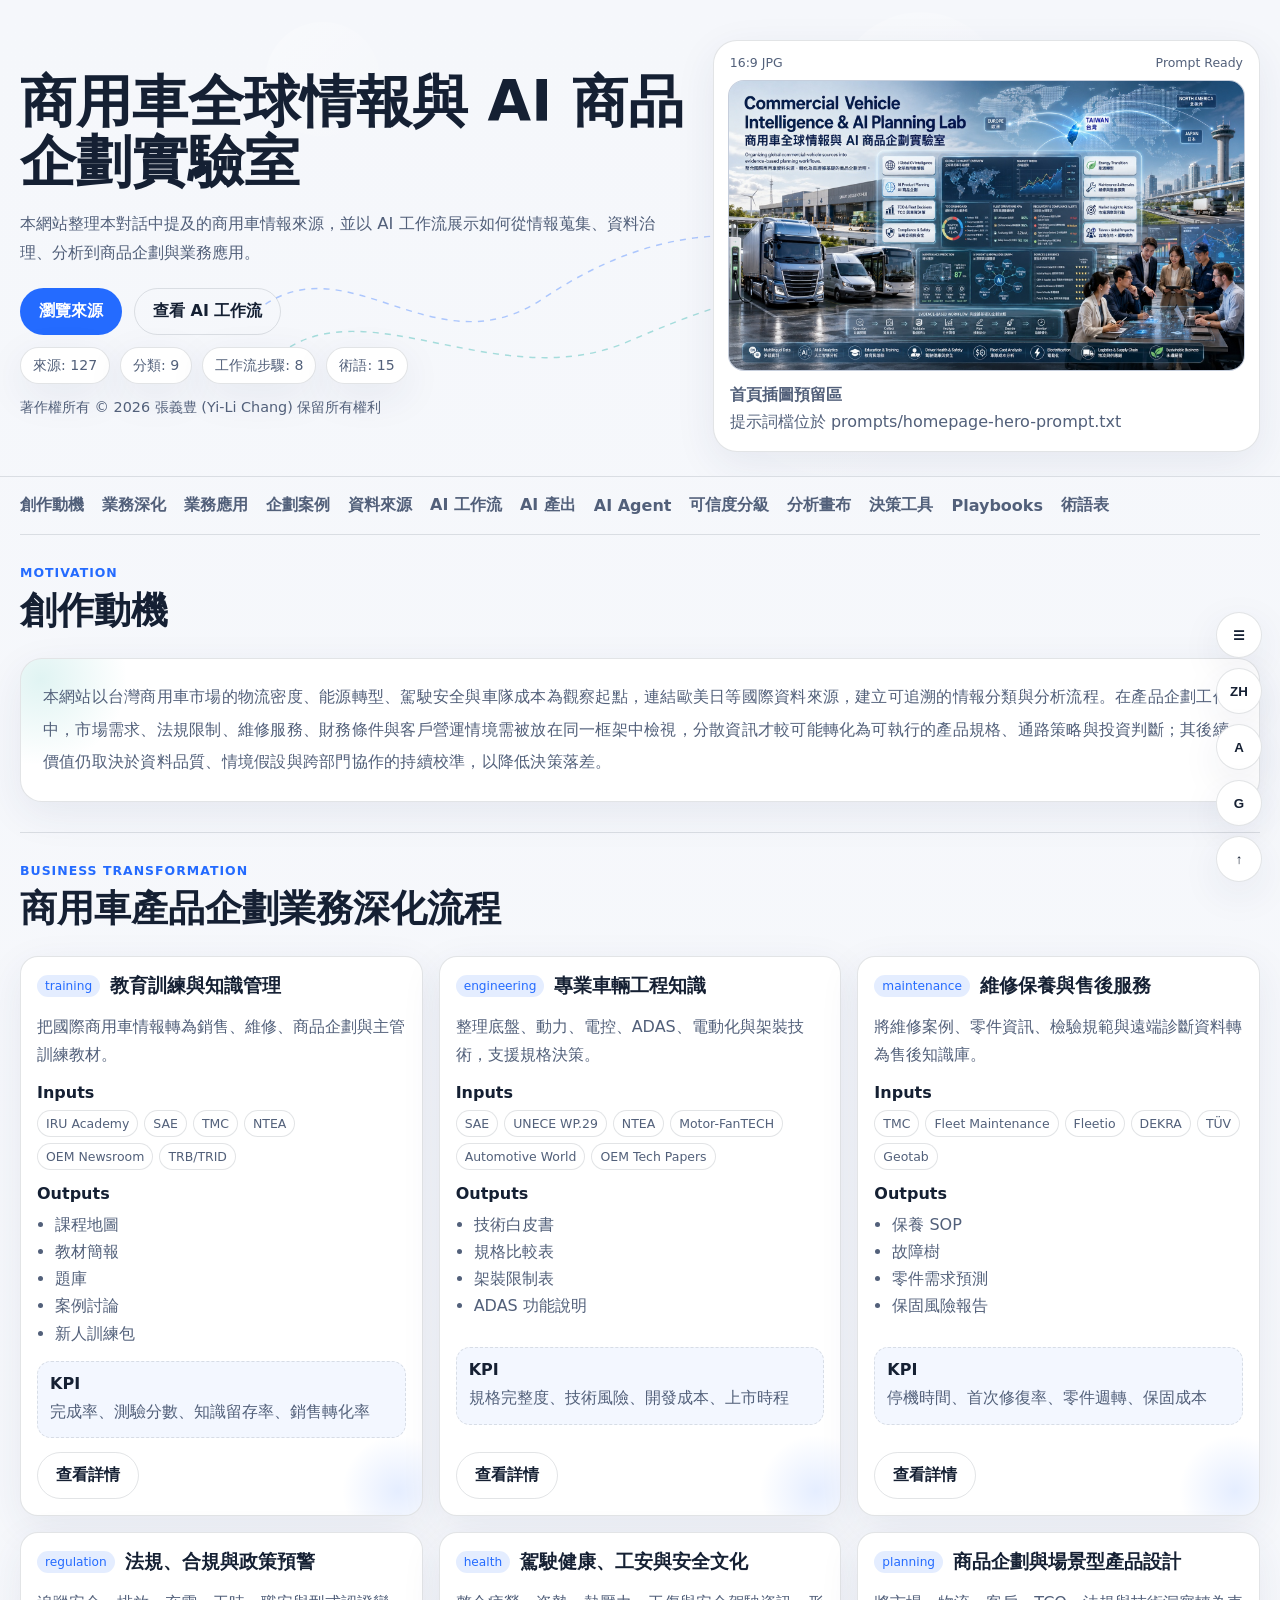
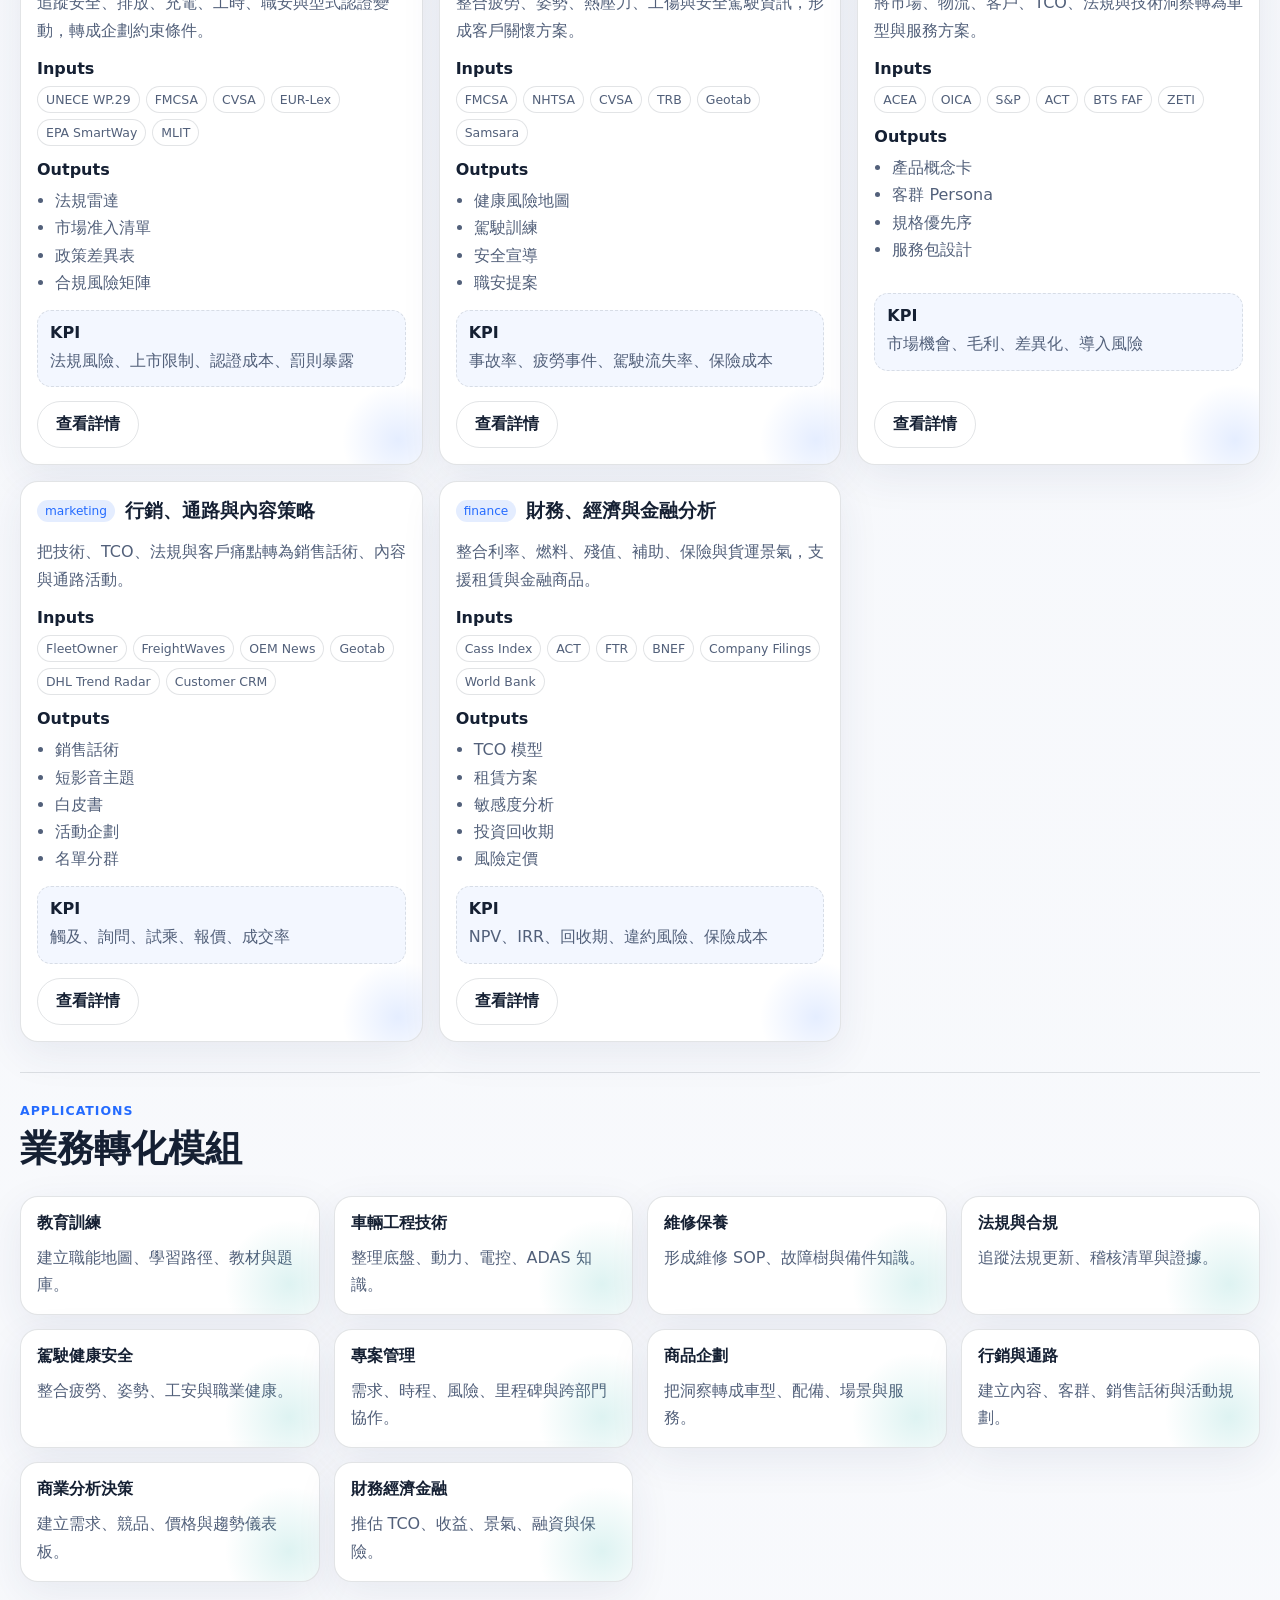
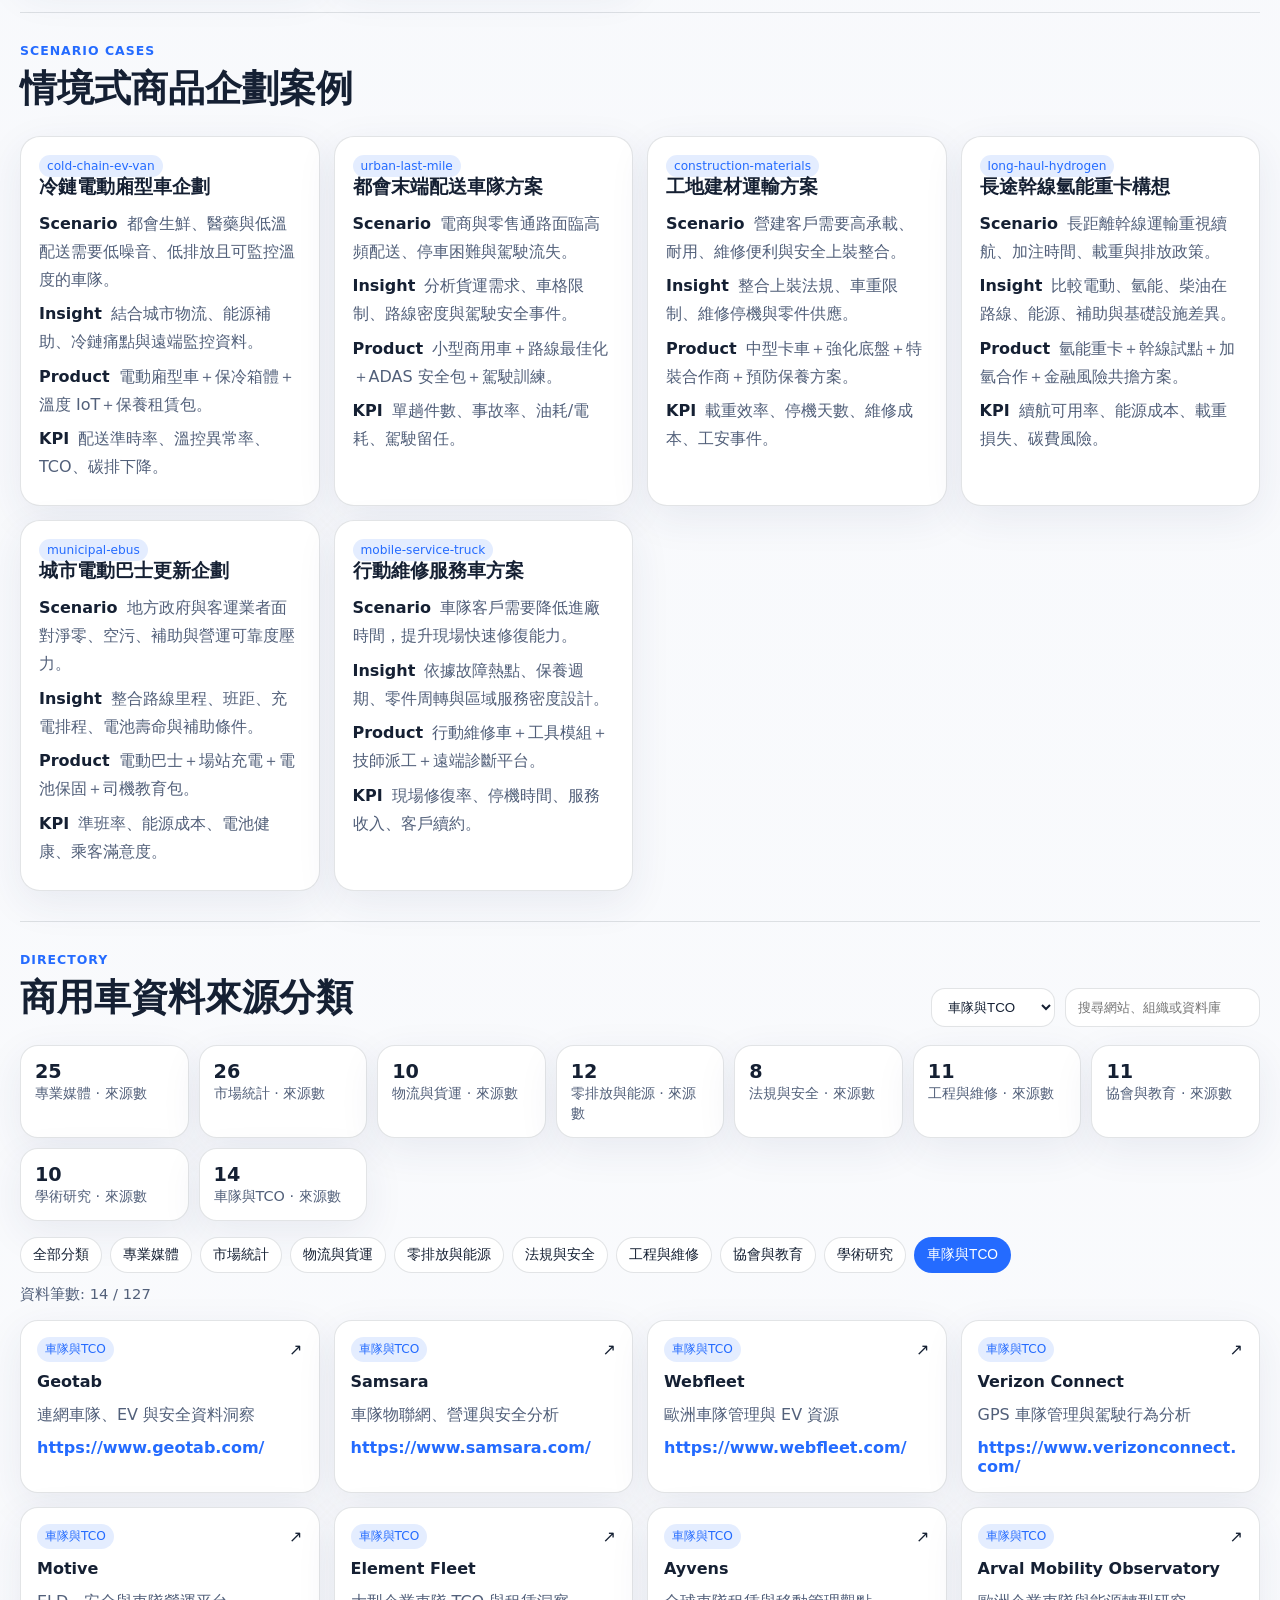
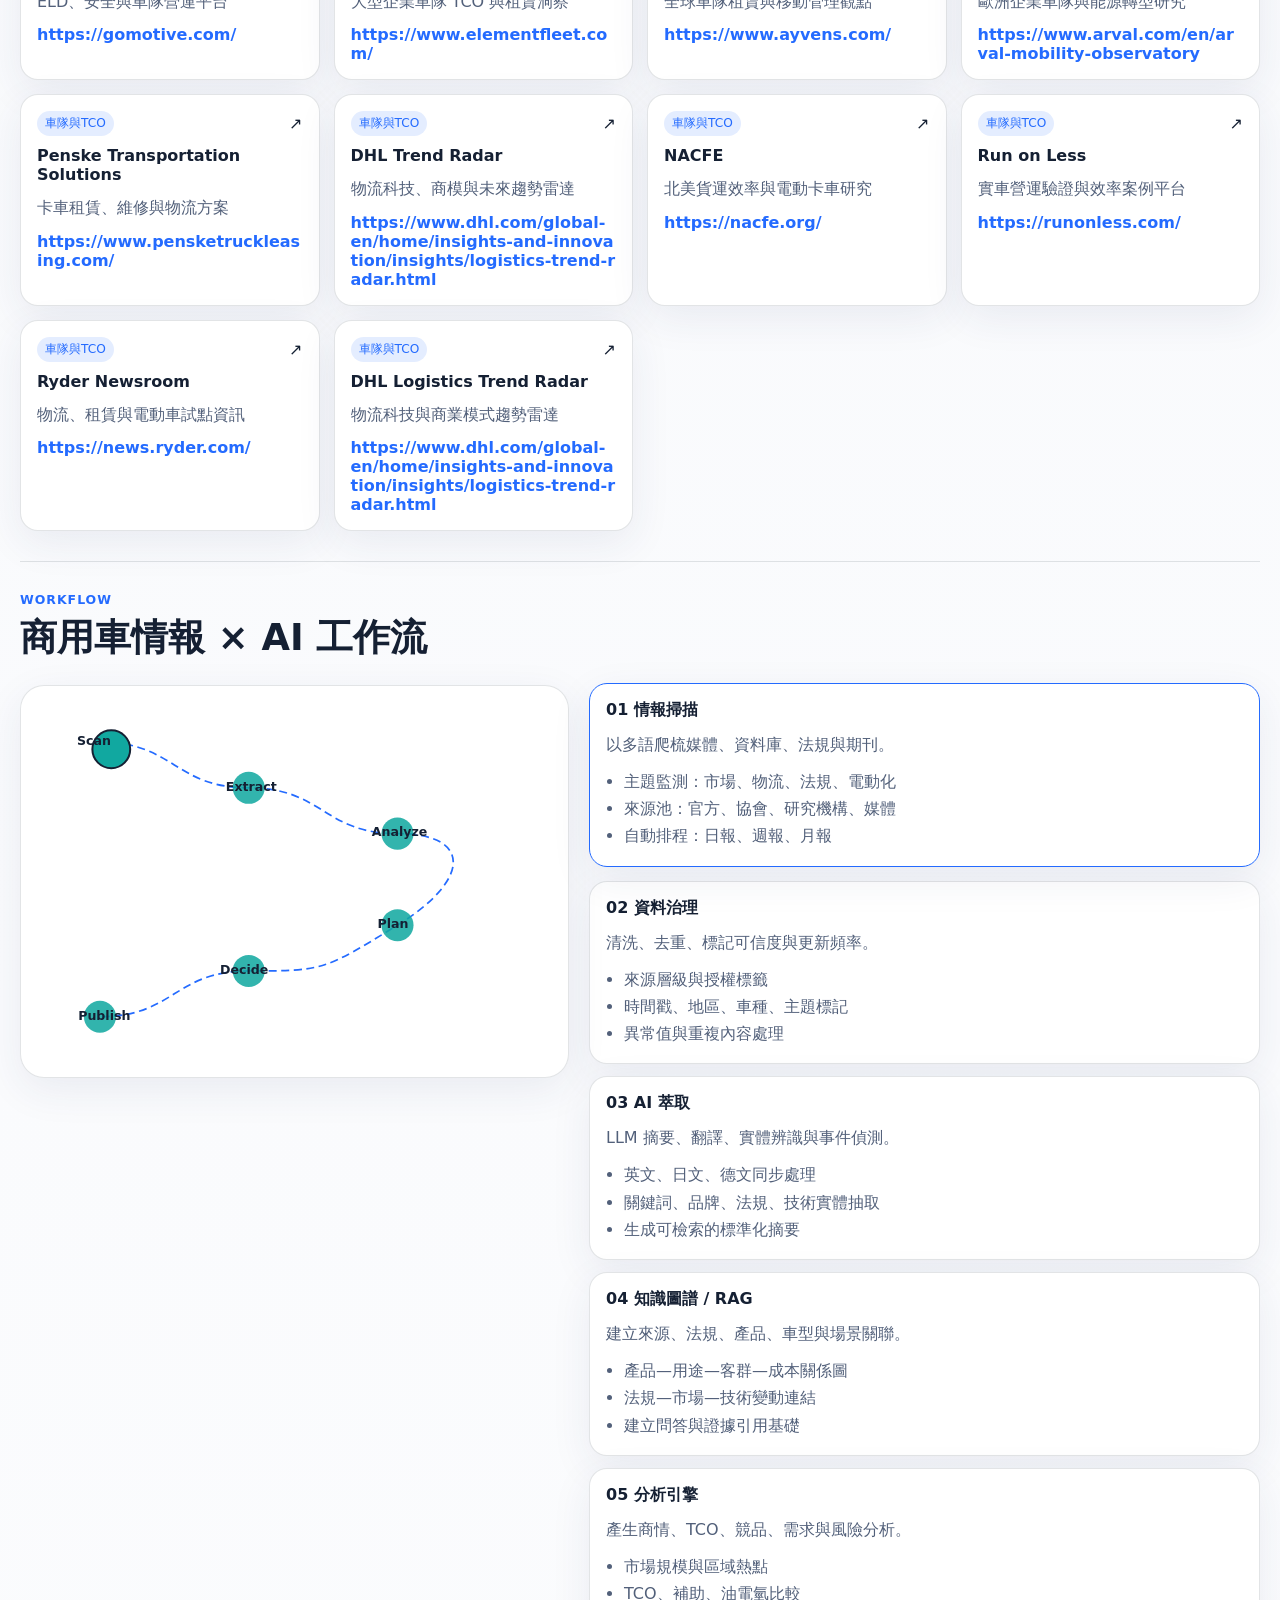
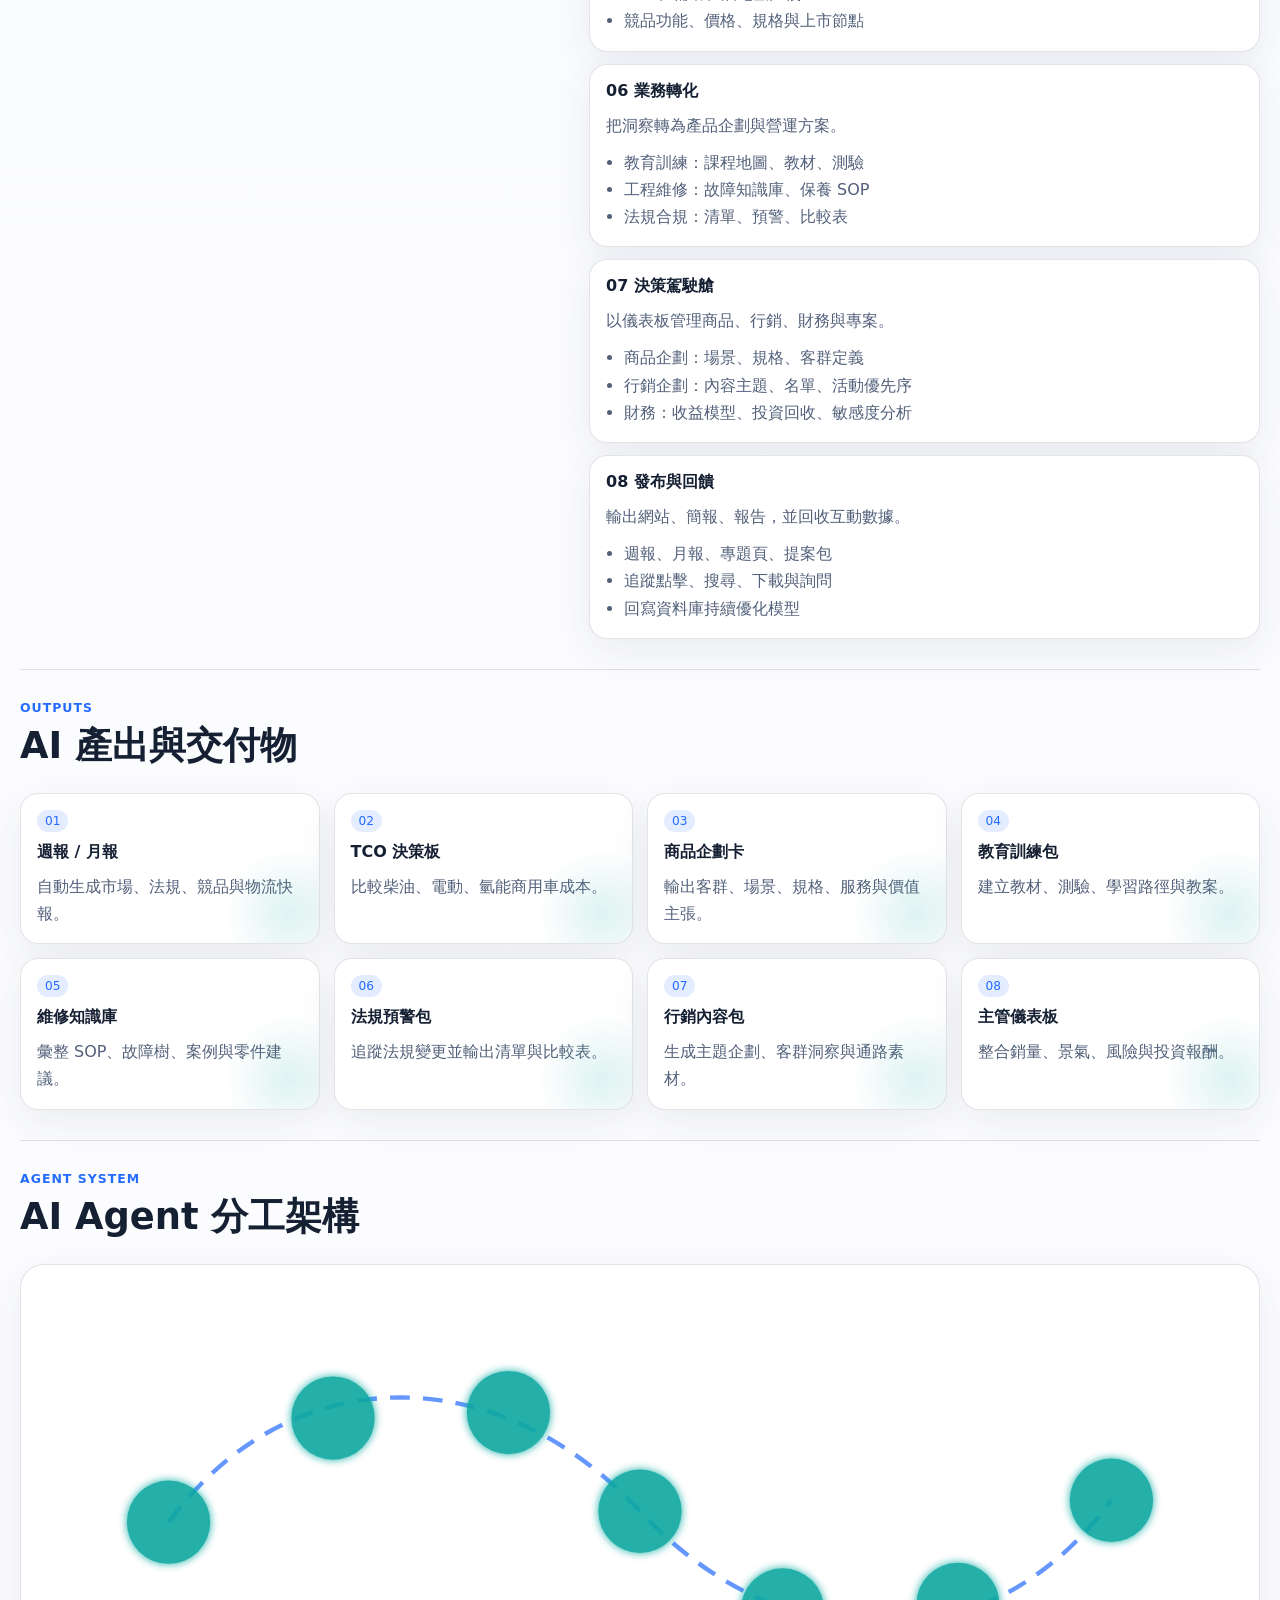
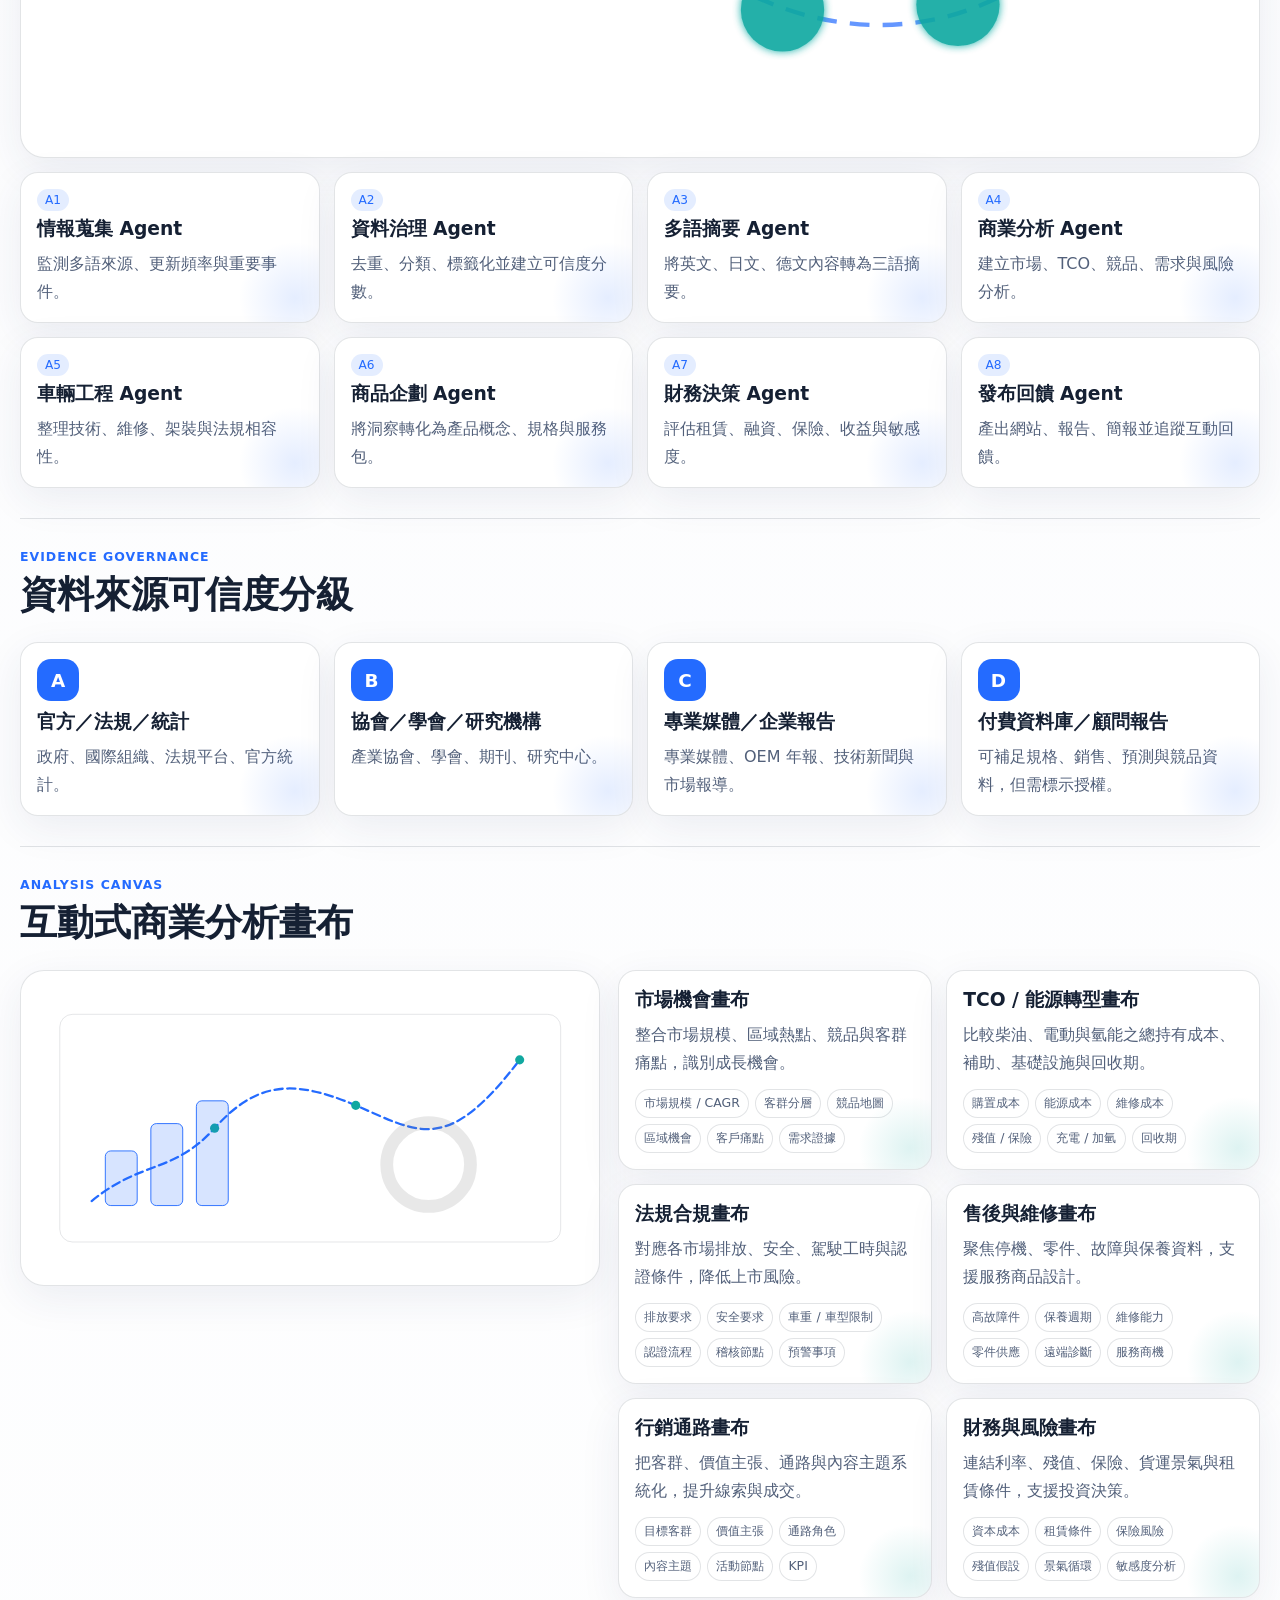
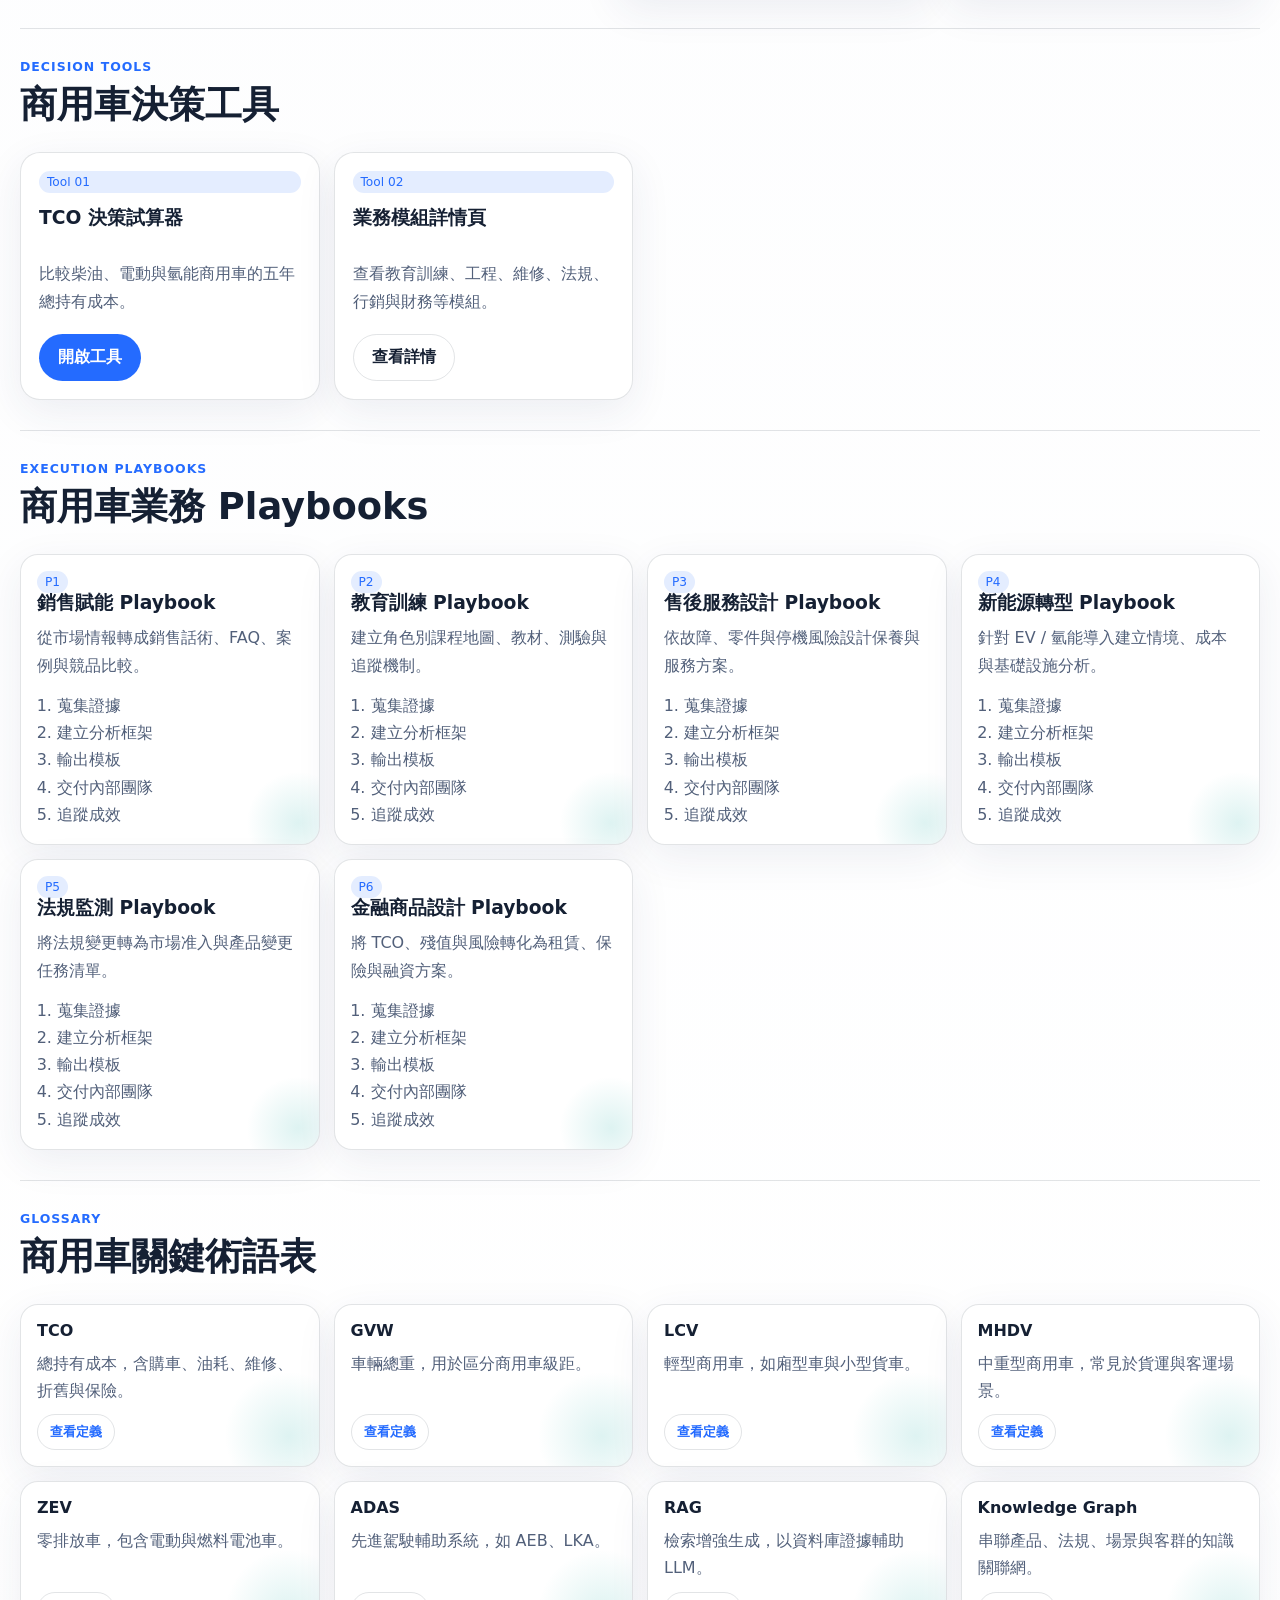
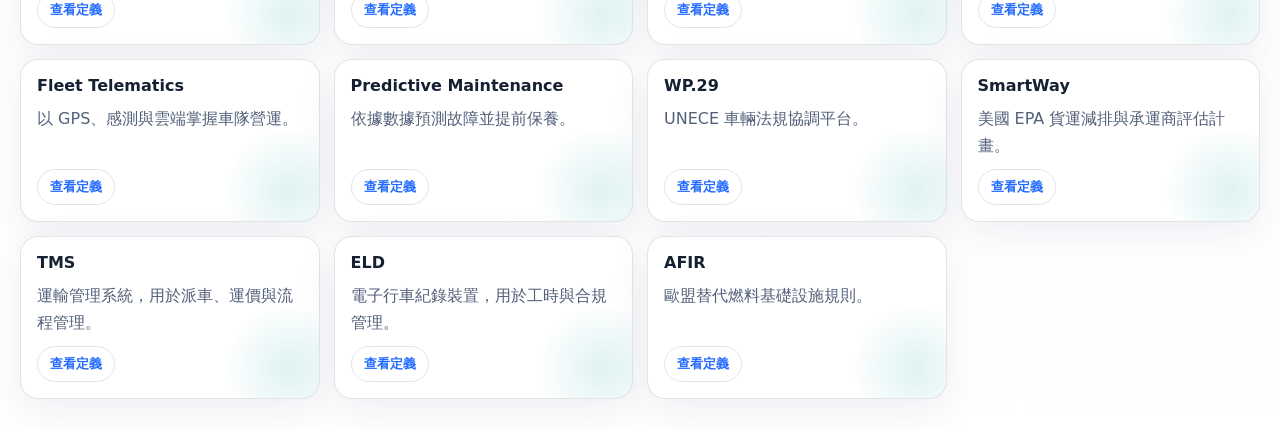
<file: index.html>
<!DOCTYPE html>
<html lang="zh-Hant">
<head>
  <meta charset="UTF-8" />
  <meta name="viewport" content="width=device-width, initial-scale=1.0" />
  <title>Commercial Vehicle Intelligence Lab</title>
  <link rel="stylesheet" href="style.css" />
</head>
<body data-theme="theme-a">
  <header class="hero" id="top">
    <div class="hero-bg">
      <svg viewBox="0 0 1400 780" class="hero-svg" aria-hidden="true">
        <defs>
          <linearGradient id="g1" x1="0" y1="0" x2="1" y2="1">
            <stop offset="0%" stop-color="rgba(255,255,255,0.36)"/>
            <stop offset="100%" stop-color="rgba(255,255,255,0)"/>
          </linearGradient>
        </defs>
        <circle cx="180" cy="130" r="94" class="orb orb1"></circle>
        <circle cx="1160" cy="160" r="140" class="orb orb2"></circle>
        <circle cx="1020" cy="590" r="190" class="orb orb3"></circle>
        <path d="M70,510 C220,390 360,610 540,490 S920,330 1230,500" class="flow-line"></path>
        <path d="M110,580 C250,470 470,650 680,560 S1020,430 1280,560" class="flow-line flow-line-2"></path>
        <g class="mini-grid">
          <rect x="920" y="94" width="220" height="120" rx="18"></rect>
          <line x1="950" y1="180" x2="1110" y2="180"></line>
          <line x1="950" y1="160" x2="1050" y2="160"></line>
          <line x1="950" y1="140" x2="1080" y2="140"></line>
        </g>
      </svg>
    </div>
    <div class="hero-content wrap">
      <div class="hero-copy">
        <h1 data-i18n="siteTitle"></h1>
        <p class="intro" data-i18n="intro"></p>
        <div class="hero-actions">
          <a href="#sources" class="btn primary" data-lang-text="browseSources">瀏覽來源</a>
          <a href="#workflow" class="btn ghost" data-lang-text="viewWorkflow">查看 AI 工作流</a>
        </div>
        <div class="hero-stats" id="heroStats"></div>
        <p class="copyright" data-i18n-copyright></p>
      </div>
      <figure class="hero-image-card">
        <div class="image-meta">
          <span>16:9 JPG</span>
          <span>Prompt Ready</span>
        </div>
        <img src="assets/images/home-hero-placeholder.jpg" alt="Homepage illustration placeholder" />
        <figcaption>
          <strong data-lang-text="heroPlaceholder">首頁插圖預留區</strong>
          <span data-lang-text="heroPromptHint">提示詞檔位於 prompts/homepage-hero-prompt.txt</span>
        </figcaption>
      </figure>
    </div>
  </header>

  <nav class="toc wrap" aria-label="table of contents">
    <a href="#motivation" data-lang-text="navMotivation">創作動機</a>
    <a href="#business" data-lang-text="navBusiness">業務深化</a>
    <a href="#domains" data-lang-text="navDomains">業務應用</a>
    <a href="#cases" data-lang-text="navCases">企劃案例</a>
    <a href="#sources" data-lang-text="navSources">資料來源</a>
    <a href="#workflow" data-lang-text="navWorkflow">AI 工作流</a>
    <a href="#deliverables" data-lang-text="navDeliverables">AI 產出</a>
    <a href="#agents" data-lang-text="navAgents">AI Agent</a>
    <a href="#rubric" data-lang-text="navRubric">可信度分級</a>
    <a href="#canvas" data-lang-text="navCanvas">分析畫布</a>
    <a href="#tools" data-lang-text="navTools">決策工具</a>
    <a href="#playbooks" data-lang-text="navPlaybooks">Playbooks</a>
    <a href="#glossary" data-lang-text="navGlossary">術語表</a>
  </nav>

  <main class="wrap">
    <section class="panel motivation-panel" id="motivation">
      <div class="panel-head">
        <div>
          <p class="section-kicker">Motivation</p>
          <h2 data-lang-text="motivationTitle">創作動機</h2>
        </div>
      </div>
      <article class="motivation-card">
        <p data-i18n="motivationText"></p>
      </article>
    </section>


    <section class="panel" id="business">
      <div class="panel-head">
        <div>
          <p class="section-kicker">Business Transformation</p>
          <h2 data-lang-text="businessTitle">商用車產品企劃業務深化流程</h2>
        </div>
      </div>
      <div id="businessModuleGrid" class="business-module-grid"></div>
    </section>


    <section class="panel" id="domains">
      <div class="panel-head">
        <div>
          <p class="section-kicker">Applications</p>
          <h2 data-lang-text="domainsTitle">業務轉化模組</h2>
        </div>
      </div>
      <div id="domainGrid" class="domain-grid"></div>
    </section>



    <section class="panel" id="cases">
      <div class="panel-head">
        <div>
          <p class="section-kicker">Scenario Cases</p>
          <h2 data-lang-text="casesTitle">情境式商品企劃案例</h2>
        </div>
      </div>
      <div id="caseGrid" class="case-grid"></div>
    </section>


    <section class="panel" id="sources">
      <div class="panel-head">
        <div>
          <p class="section-kicker">Directory</p>
          <h2 data-lang-text="sourcesTitle">商用車資料來源分類</h2>
        </div>
        <div class="filters">
          <select id="categoryFilter"></select>
          <input id="searchInput" type="search" placeholder="Search source" />
        </div>
      </div>
      <div id="categoryOverview" class="overview-grid"></div>
      <div id="categoryChips" class="chips"></div>
      <div id="sourceStats" class="stats"></div>
      <div id="sourceGrid" class="source-grid"></div>
    </section>

    <section class="panel" id="workflow">
      <div class="panel-head">
        <div>
          <p class="section-kicker">Workflow</p>
          <h2 data-lang-text="workflowTitle">商用車情報 × AI 工作流</h2>
        </div>
      </div>
      <div class="workflow-layout">
        <div class="workflow-visual">
          <svg viewBox="0 0 900 620" class="workflow-svg" aria-hidden="true">
            <path class="workflow-path" d="M110,70 C240,70 240,150 370,150 S500,230 630,230 S760,310 630,390 S500,470 370,470 S240,550 110,550"></path>
            <circle data-step="0" cx="110" cy="70" r="28"></circle>
            <circle data-step="1" cx="370" cy="150" r="28"></circle>
            <circle data-step="2" cx="630" cy="230" r="28"></circle>
            <circle data-step="3" cx="630" cy="390" r="28"></circle>
            <circle data-step="4" cx="370" cy="470" r="28"></circle>
            <circle data-step="5" cx="110" cy="550" r="28"></circle>
            <text x="70" y="75">Scan</text>
            <text x="330" y="155">Extract</text>
            <text x="585" y="235">Analyze</text>
            <text x="595" y="395">Plan</text>
            <text x="320" y="475">Decide</text>
            <text x="72" y="555">Publish</text>
          </svg>
        </div>
        <div id="workflowCards" class="workflow-cards"></div>
      </div>
    </section>

    <section class="panel" id="deliverables">
      <div class="panel-head">
        <div>
          <p class="section-kicker">Outputs</p>
          <h2 data-lang-text="deliverablesTitle">AI 產出與交付物</h2>
        </div>
      </div>
      <div id="deliverableGrid" class="deliverable-grid"></div>
    </section>

    <section class="panel" id="agents">
      <div class="panel-head">
        <div>
          <p class="section-kicker">Agent System</p>
          <h2 data-lang-text="agentsTitle">AI Agent 分工架構</h2>
        </div>
      </div>
      <div class="agent-stage">
        <svg viewBox="0 0 1100 420" class="agent-svg" aria-hidden="true">
          <defs>
            <filter id="softGlow">
              <feGaussianBlur stdDeviation="4" result="blur"/>
              <feMerge>
                <feMergeNode in="blur"/>
                <feMergeNode in="SourceGraphic"/>
              </feMerge>
            </filter>
          </defs>
          <path class="agent-ring" d="M120,220 C230,70 420,70 550,210 C680,350 870,350 980,200"></path>
          <circle cx="120" cy="220" r="38"></circle>
          <circle cx="270" cy="125" r="38"></circle>
          <circle cx="430" cy="120" r="38"></circle>
          <circle cx="550" cy="210" r="38"></circle>
          <circle cx="680" cy="300" r="38"></circle>
          <circle cx="840" cy="295" r="38"></circle>
          <circle cx="980" cy="200" r="38"></circle>
        </svg>
      </div>
      <div id="agentGrid" class="agent-grid"></div>
    </section>

    <section class="panel" id="rubric">
      <div class="panel-head">
        <div>
          <p class="section-kicker">Evidence Governance</p>
          <h2 data-lang-text="rubricTitle">資料來源可信度分級</h2>
        </div>
      </div>
      <div id="rubricGrid" class="rubric-grid"></div>
    </section>

    <section class="panel" id="canvas">
      <div class="panel-head">
        <div>
          <p class="section-kicker">Analysis Canvas</p>
          <h2 data-lang-text="canvasTitle">互動式商業分析畫布</h2>
        </div>
      </div>
      <div class="canvas-stage">
        <div class="canvas-dashboard">
          <svg viewBox="0 0 1200 620" class="canvas-svg" aria-hidden="true">
            <rect x="50" y="60" width="1100" height="500" rx="28"></rect>
            <path d="M120,470 C230,380 300,410 390,310 S560,200 700,260 S900,370 1060,160" class="trend-line"></path>
            <circle cx="390" cy="310" r="10"></circle>
            <circle cx="700" cy="260" r="10"></circle>
            <circle cx="1060" cy="160" r="10"></circle>
            <g class="bar-stack">
              <rect x="150" y="360" width="70" height="120" rx="12"></rect>
              <rect x="250" y="300" width="70" height="180" rx="12"></rect>
              <rect x="350" y="250" width="70" height="230" rx="12"></rect>
            </g>
            <g class="donut" transform="translate(860 390)">
              <circle r="92" class="ring-bg"></circle>
              <circle r="92" class="ring-fg"></circle>
              <circle r="52" class="ring-hole"></circle>
            </g>
          </svg>
        </div>
        <div id="canvasGrid" class="canvas-grid"></div>
      </div>
    </section>

    <section class="panel" id="tools">
      <div class="panel-head">
        <div>
          <p class="section-kicker">Decision Tools</p>
          <h2 data-lang-text="toolsTitle">商用車決策工具</h2>
        </div>
      </div>
      <div class="tool-grid">
        <article class="tool-card">
          <span class="number-badge">Tool 01</span>
          <h3 data-lang-text="tcoToolTitle">TCO 決策試算器</h3>
          <p data-lang-text="tcoToolText">比較柴油、電動與氫能商用車的五年總持有成本。</p>
          <a href="tco-simulator.html" class="btn primary" data-lang-text="openTool">開啟工具</a>
        </article>
        <article class="tool-card">
          <span class="number-badge">Tool 02</span>
          <h3 data-lang-text="moduleToolTitle">業務模組詳情頁</h3>
          <p data-lang-text="moduleToolText">查看教育訓練、工程、維修、法規、行銷與財務等模組。</p>
          <a href="module-detail.html" class="btn ghost" data-lang-text="openDetail">查看詳情</a>
        </article>
      </div>
    </section>

    <section class="panel" id="playbooks">
      <div class="panel-head">
        <div>
          <p class="section-kicker">Execution Playbooks</p>
          <h2 data-lang-text="playbooksTitle">商用車業務 Playbooks</h2>
        </div>
      </div>
      <div id="playbookGrid" class="playbook-grid"></div>
    </section>

    <section class="panel" id="glossary">
      <div class="panel-head">
        <div>
          <p class="section-kicker">Glossary</p>
          <h2 data-lang-text="glossaryTitle">商用車關鍵術語表</h2>
        </div>
      </div>
      <div id="glossaryGrid" class="glossary-grid"></div>
    </section>
  </main>

  <div class="floating-controls">
    <button id="tocBtn" title="toc">☰</button>
    <button id="langBtn" title="lang">ZH</button>
    <button id="themeBtn" title="theme">A</button>
    <button id="glossaryBtn" title="glossary">G</button>
    <button id="topBtn" title="top">↑</button>
  </div>

  <div class="drawer" id="tocDrawer" hidden>
    <div class="drawer-card">
      <div class="drawer-head">
        <strong data-lang-text="drawerTitle">快速導覽</strong>
        <button id="closeDrawer">×</button>
      </div>
      <a href="#motivation" class="drawer-link" data-lang-text="navMotivation">創作動機</a>
      <a href="#business" class="drawer-link" data-lang-text="navBusiness">業務深化</a>
      <a href="#domains" class="drawer-link" data-lang-text="navDomains">業務應用</a>
      <a href="#cases" class="drawer-link" data-lang-text="navCases">企劃案例</a>
      <a href="#sources" class="drawer-link" data-lang-text="navSources">資料來源</a>
      <a href="#workflow" class="drawer-link" data-lang-text="navWorkflow">AI 工作流</a>
      <a href="#deliverables" class="drawer-link" data-lang-text="navDeliverables">AI 產出</a>
      <a href="#agents" class="drawer-link" data-lang-text="navAgents">AI Agent</a>
      <a href="#rubric" class="drawer-link" data-lang-text="navRubric">可信度分級</a>
      <a href="#canvas" class="drawer-link" data-lang-text="navCanvas">分析畫布</a>
      <a href="#tools" class="drawer-link" data-lang-text="navTools">決策工具</a>
      <a href="#playbooks" class="drawer-link" data-lang-text="navPlaybooks">Playbooks</a>
      <a href="#glossary" class="drawer-link" data-lang-text="navGlossary">術語表</a>
    </div>
  </div>

  <div class="modal" id="glossaryModal" hidden>
    <div class="modal-card">
      <div class="drawer-head">
        <strong id="modalTerm">Term</strong>
        <button id="closeModal">×</button>
      </div>
      <p id="modalDef"></p>
    </div>
  </div>

  <script src="data.js"></script>
  <script src="app.js"></script>
</body>
</html>
</file>
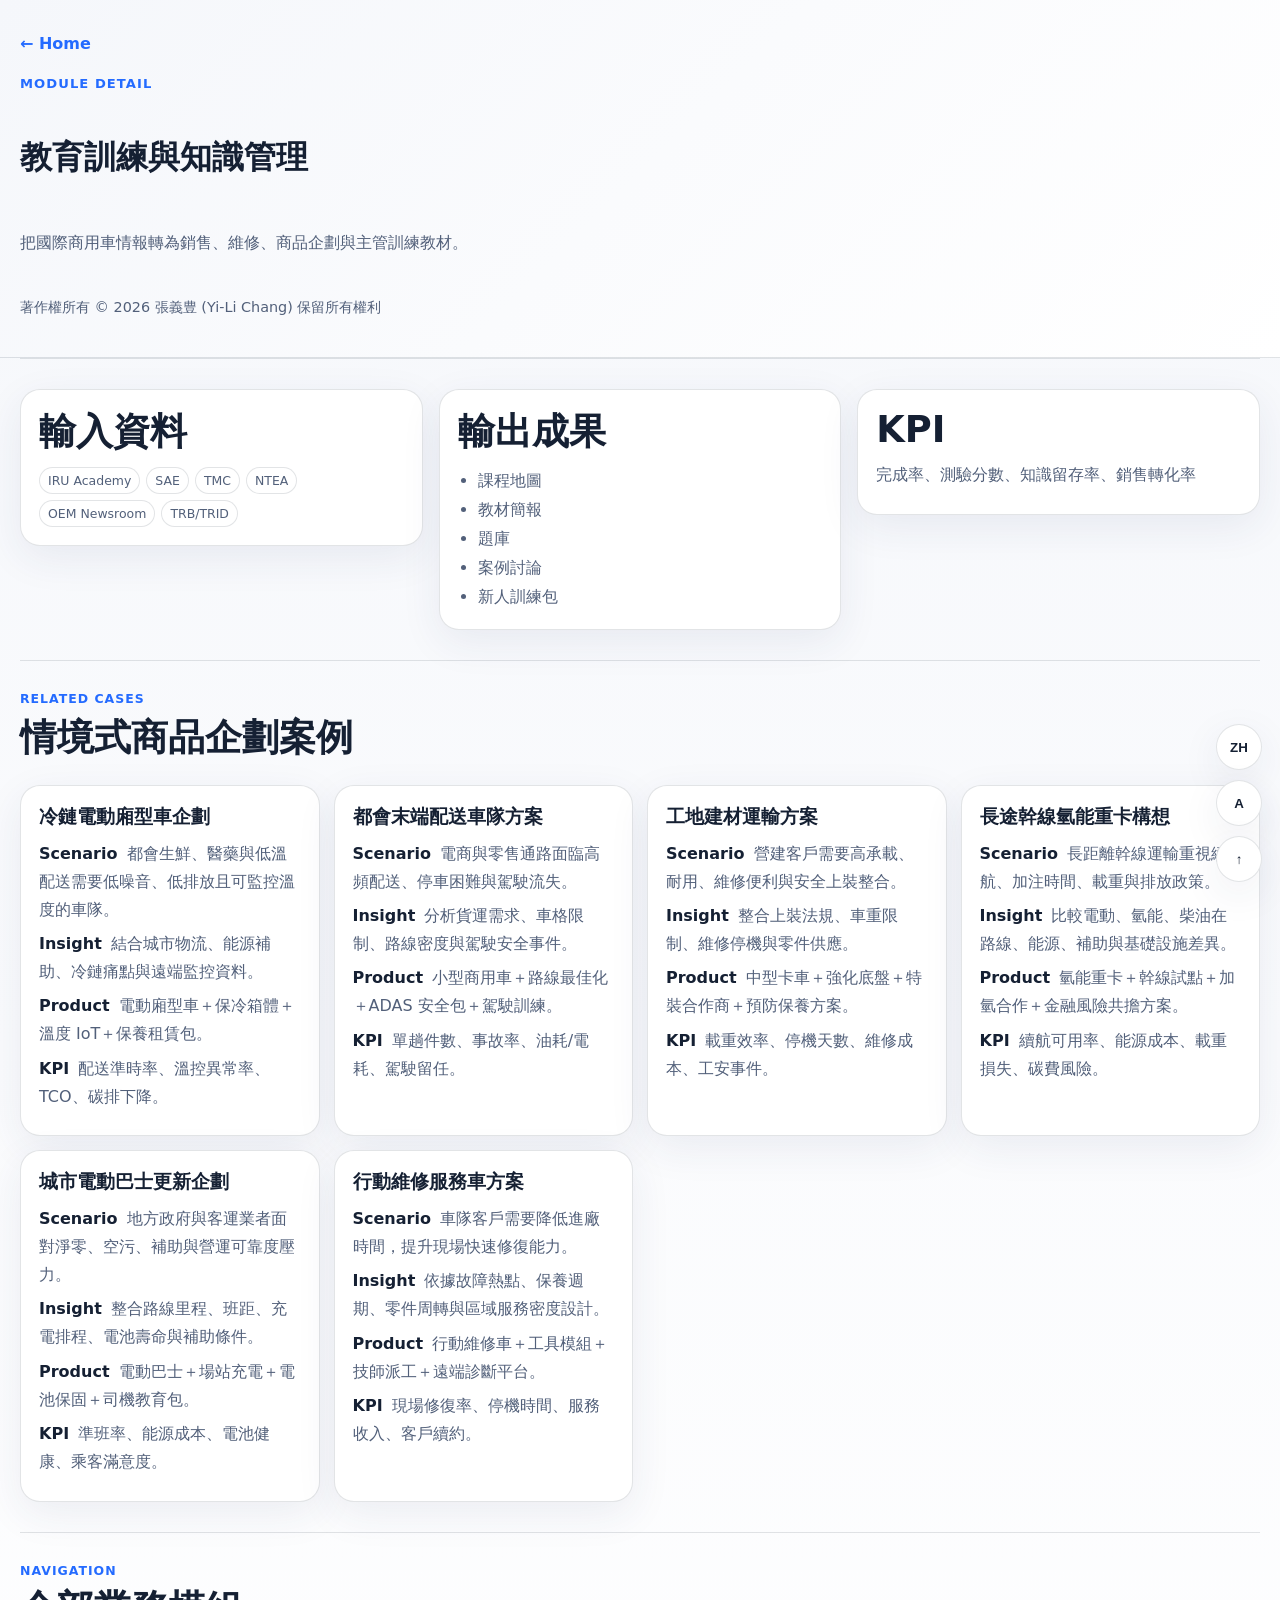
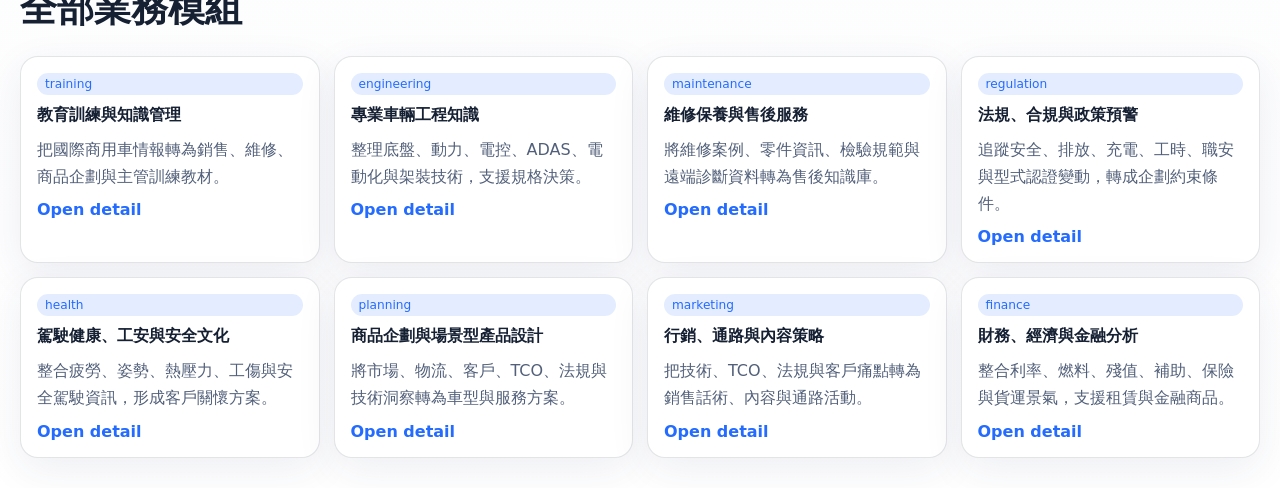
<file: module-detail.html>
<!DOCTYPE html>
<html lang="zh-Hant">
<head>
  <meta charset="UTF-8" />
  <meta name="viewport" content="width=device-width, initial-scale=1.0" />
  <title>Module Detail | Commercial Vehicle Intelligence Lab</title>
  <link rel="stylesheet" href="style.css" />
</head>
<body data-theme="theme-a">
  <header class="sub-hero">
    <div class="wrap sub-hero-inner">
      <a class="back-link" href="index.html">← Home</a>
      <p class="eyebrow">Module Detail</p>
      <h1 id="detailTitle">Module Detail</h1>
      <p id="detailGoal" class="intro"></p>
      <p class="copyright">著作權所有 © 2026 張義豊 (Yi-Li Chang) 保留所有權利</p>
    </div>
  </header>

  <main class="wrap">
    <section class="panel">
      <div class="detail-layout">
        <article class="detail-card">
          <h2 id="inputsTitle">Inputs</h2>
          <div id="detailInputs" class="mini-tags"></div>
        </article>
        <article class="detail-card">
          <h2 id="outputsTitle">Outputs</h2>
          <ul id="detailOutputs"></ul>
        </article>
        <article class="detail-card">
          <h2>KPI</h2>
          <p id="detailKpi"></p>
        </article>
      </div>
    </section>

    <section class="panel">
      <div class="panel-head">
        <div>
          <p class="section-kicker">Related Cases</p>
          <h2 id="casesTitle">情境式商品企劃案例</h2>
        </div>
      </div>
      <div id="relatedCases" class="case-grid"></div>
    </section>

    <section class="panel">
      <div class="panel-head">
        <div>
          <p class="section-kicker">Navigation</p>
          <h2 id="allModulesTitle">全部業務模組</h2>
        </div>
      </div>
      <div id="moduleList" class="source-grid"></div>
    </section>
  </main>

  <div class="floating-controls">
    <button id="langBtn" title="lang">ZH</button>
    <button id="themeBtn" title="theme">A</button>
    <button id="topBtn" title="top">↑</button>
  </div>

  <script src="data.js"></script>
  <script src="module-detail.js"></script>
</body>
</html>
</file>
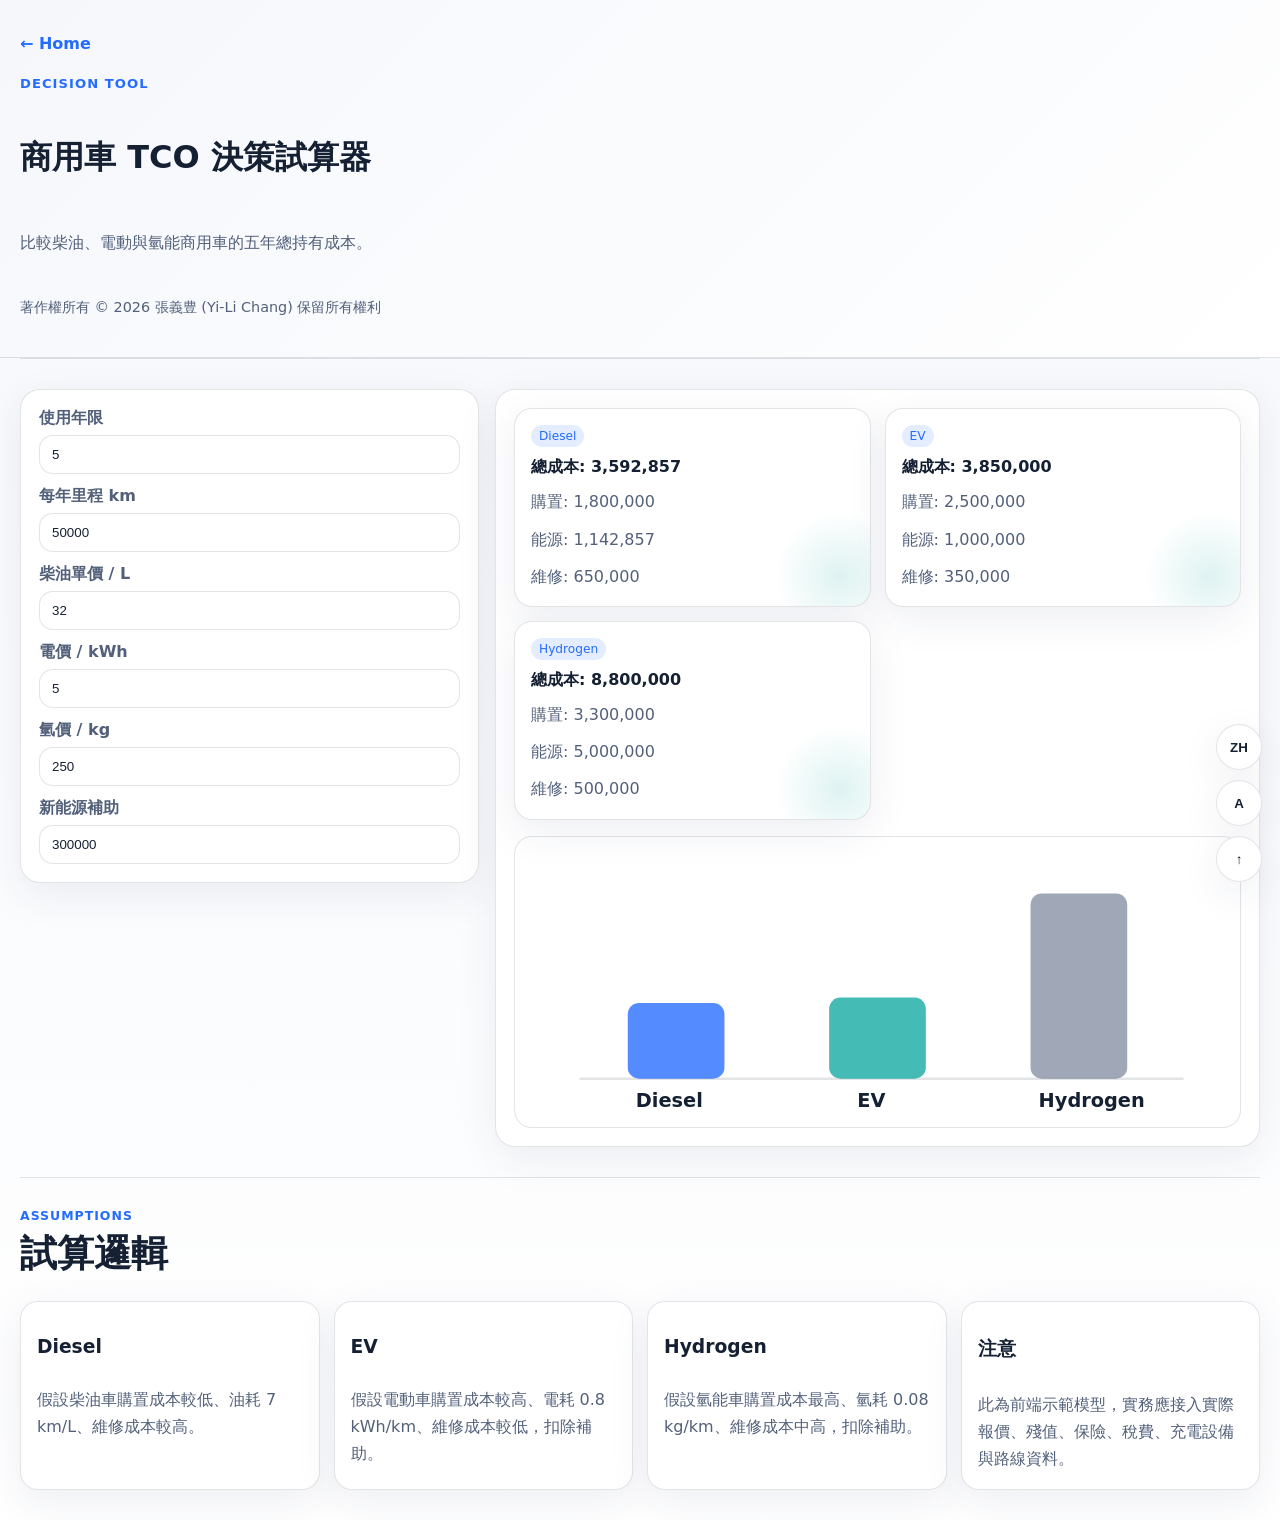
<file: tco-simulator.html>
<!DOCTYPE html>
<html lang="zh-Hant">
<head>
  <meta charset="UTF-8" />
  <meta name="viewport" content="width=device-width, initial-scale=1.0" />
  <title>TCO Simulator | Commercial Vehicle Intelligence Lab</title>
  <link rel="stylesheet" href="style.css" />
</head>
<body data-theme="theme-a">
  <header class="sub-hero">
    <div class="wrap sub-hero-inner">
      <a class="back-link" href="index.html">← Home</a>
      <p class="eyebrow">Decision Tool</p>
      <h1 id="pageTitle">商用車 TCO 決策試算器</h1>
      <p id="pageIntro" class="intro">比較柴油、電動與氫能商用車的五年總持有成本。</p>
      <p class="copyright">著作權所有 © 2026 張義豊 (Yi-Li Chang) 保留所有權利</p>
    </div>
  </header>

  <main class="wrap">
    <section class="panel">
      <div class="tco-layout">
        <form id="tcoForm" class="tco-form">
          <label><span id="labelYears">使用年限</span><input name="years" type="number" value="5" min="1" max="15"></label>
          <label><span id="labelKm">每年里程 km</span><input name="km" type="number" value="50000" min="1000" step="1000"></label>
          <label><span id="labelDieselPrice">柴油單價 / L</span><input name="dieselPrice" type="number" value="32" min="1" step="0.1"></label>
          <label><span id="labelElectricity">電價 / kWh</span><input name="electricity" type="number" value="5" min="0.1" step="0.1"></label>
          <label><span id="labelHydrogen">氫價 / kg</span><input name="hydrogen" type="number" value="250" min="1" step="1"></label>
          <label><span id="labelSubsidy">新能源補助</span><input name="subsidy" type="number" value="300000" min="0" step="10000"></label>
        </form>

        <div class="tco-results">
          <div id="resultCards" class="deliverable-grid"></div>
          <svg viewBox="0 0 900 360" class="tco-chart" aria-label="TCO chart">
            <line x1="80" y1="300" x2="830" y2="300"></line>
            <rect id="barDiesel" x="140" y="100" width="120" height="200" rx="14"></rect>
            <rect id="barEv" x="390" y="100" width="120" height="200" rx="14"></rect>
            <rect id="barHydrogen" x="640" y="100" width="120" height="200" rx="14"></rect>
            <text x="150" y="335">Diesel</text>
            <text x="425" y="335">EV</text>
            <text x="650" y="335">Hydrogen</text>
          </svg>
        </div>
      </div>
    </section>

    <section class="panel">
      <div class="panel-head">
        <div>
          <p class="section-kicker">Assumptions</p>
          <h2 id="assumptionTitle">試算邏輯</h2>
        </div>
      </div>
      <div class="about-grid">
        <article><h3>Diesel</h3><p id="dieselLogic"></p></article>
        <article><h3>EV</h3><p id="evLogic"></p></article>
        <article><h3>Hydrogen</h3><p id="h2Logic"></p></article>
        <article><h3 id="noteTitle">注意</h3><p id="noteText"></p></article>
      </div>
    </section>
  </main>

  <div class="floating-controls">
    <button id="langBtn" title="lang">ZH</button>
    <button id="themeBtn" title="theme">A</button>
    <button id="topBtn" title="top">↑</button>
  </div>

  <script src="tco.js"></script>
</body>
</html>
</file>
<file: style.css>
:root{
  --bg:#f5f7fb; --bg2:#ffffff; --text:#152033; --muted:#52607a; --line:rgba(21,32,51,.12); --accent:#246bff; --accent2:#11a8a0; --card:#ffffff; --shadow:0 12px 40px rgba(32,55,102,.08);
}
body[data-theme="theme-b"]{--bg:#f7f3ea;--bg2:#fffef8;--text:#2c261d;--muted:#746857;--line:rgba(44,38,29,.12);--accent:#a26400;--accent2:#7f9a4a;--card:#fffdf6;}
body[data-theme="theme-c"]{--bg:#11151e;--bg2:#161c27;--text:#ecf2ff;--muted:#9fb0cf;--line:rgba(236,242,255,.12);--accent:#63a0ff;--accent2:#2bd0c8;--card:#171d29;--shadow:0 12px 40px rgba(0,0,0,.35);}
body[data-theme="theme-d"]{--bg:#081612;--bg2:#0f201c;--text:#e9fff7;--muted:#9fc3b5;--line:rgba(233,255,247,.12);--accent:#2ec78a;--accent2:#8ce1ff;--card:#10211d;--shadow:0 12px 40px rgba(0,0,0,.28);}
*{box-sizing:border-box}
html{scroll-behavior:smooth}
body{margin:0;font-family:Inter,system-ui,"Noto Sans TC","Noto Sans JP",sans-serif;background:linear-gradient(180deg,var(--bg),var(--bg2));color:var(--text)}
.wrap{width:min(1240px,calc(100% - 32px));margin:auto}
.hero{position:relative;overflow:hidden;padding:40px 0 24px;border-bottom:1px solid var(--line)}
.hero-bg{position:absolute;inset:0;pointer-events:none}
.hero-svg{width:100%;height:100%}
.orb{fill:url(#g1);opacity:.85;animation:float 8s ease-in-out infinite}.orb2{animation-delay:1.2s}.orb3{animation-delay:2.2s}
.flow-line{fill:none;stroke:var(--accent);stroke-width:2.4;stroke-dasharray:10 10;opacity:.35;animation:dash 10s linear infinite}
.flow-line-2{stroke:var(--accent2);animation-duration:14s}
.mini-grid rect,.mini-grid line{stroke:var(--accent);fill:rgba(255,255,255,.18);stroke-width:2;opacity:.38}
.hero-content{position:relative;display:grid;grid-template-columns:1.1fr .9fr;gap:24px;align-items:center}
.eyebrow{letter-spacing:.08em;text-transform:uppercase;color:var(--accent);font-size:.82rem;font-weight:800}
.hero h1{font-size:clamp(2rem,4.4vw,3.9rem);line-height:1.07;margin:.2em 0}
.intro{font-size:1.03rem;line-height:1.8;color:var(--muted);max-width:62ch}
.hero-actions{display:flex;gap:12px;flex-wrap:wrap;margin:20px 0 12px}
.btn{display:inline-flex;align-items:center;justify-content:center;padding:12px 18px;border-radius:999px;text-decoration:none;font-weight:700;border:1px solid var(--line)}
.btn.primary{background:var(--accent);color:#fff;border-color:transparent}
.btn.ghost{color:var(--text);background:transparent}
.hero-stats{display:flex;gap:10px;flex-wrap:wrap;margin:12px 0 14px}
.stat-pill{padding:8px 12px;border-radius:999px;background:var(--card);border:1px solid var(--line);box-shadow:var(--shadow);font-size:.88rem;color:var(--muted)}
.copyright{font-size:.9rem;color:var(--muted)}
.hero-image-card{margin:0;padding:14px;border:1px solid var(--line);background:var(--card);border-radius:24px;box-shadow:var(--shadow)}
.hero-image-card img{width:100%;aspect-ratio:16/9;object-fit:cover;border-radius:16px;border:1px solid var(--line);background:#dfe6f4}
.image-meta{display:flex;justify-content:space-between;font-size:.78rem;color:var(--muted);padding:0 2px 10px}
.hero-image-card figcaption{padding:10px 2px 4px;display:flex;flex-direction:column;gap:6px;color:var(--muted)}
.toc{display:flex;gap:18px;flex-wrap:wrap;align-items:center;padding:18px 0}
.toc a{color:var(--muted);text-decoration:none;font-weight:700}
.panel{padding:30px 0;border-top:1px solid var(--line)}
.panel-head{display:flex;justify-content:space-between;gap:18px;align-items:end;margin-bottom:18px}
.section-kicker{margin:0;color:var(--accent);text-transform:uppercase;letter-spacing:.08em;font-size:.78rem;font-weight:800}
.panel h2{margin:.2em 0 .1em;font-size:clamp(1.5rem,3vw,2.3rem)}
.filters{display:flex;gap:10px;flex-wrap:wrap}
.filters select,.filters input{padding:10px 12px;border-radius:14px;border:1px solid var(--line);background:var(--card);color:var(--text)}
.overview-grid{display:grid;grid-template-columns:repeat(auto-fit,minmax(150px,1fr));gap:10px;margin:0 0 16px}
.overview-card{padding:14px;border:1px solid var(--line);background:var(--card);border-radius:18px;box-shadow:var(--shadow)}
.overview-card strong{display:block;font-size:1.2rem}
.overview-card span{color:var(--muted);font-size:.9rem}
.chips{display:flex;flex-wrap:wrap;gap:8px;margin-bottom:12px}
.chip{padding:8px 12px;border-radius:999px;border:1px solid var(--line);background:var(--card);font-size:.86rem;cursor:pointer;color:var(--text)}
.chip.active{background:var(--accent);color:#fff;border-color:transparent}
.stats{color:var(--muted);font-size:.92rem;margin:0 0 16px}
.source-grid,.deliverable-grid,.domain-grid,.glossary-grid,.about-grid{display:grid;grid-template-columns:repeat(auto-fill,minmax(260px,1fr));gap:14px}
.source-card,.deliverable-card,.domain-card,.glossary-card,.about-grid article,.workflow-card{display:flex;flex-direction:column;gap:10px;padding:16px;border:1px solid var(--line);background:var(--card);border-radius:18px;box-shadow:var(--shadow)}
.source-card{transition:transform .2s ease,border-color .2s ease}.source-card:hover{transform:translateY(-3px);border-color:var(--accent)}
.source-card h3,.deliverable-card h3,.domain-card h3,.glossary-card h3,.workflow-card h3{margin:0;font-size:1rem}
.source-meta{display:flex;justify-content:space-between;align-items:center;gap:8px}
.badge,.number-badge{font-size:.76rem;padding:4px 8px;border-radius:999px;background:rgba(36,107,255,.12);color:var(--accent)}
.source-card p,.deliverable-card p,.domain-card p,.glossary-card p,.about-grid p,.workflow-card p{margin:0;color:var(--muted);line-height:1.7}
.source-card a{color:var(--accent);font-weight:700;text-decoration:none;word-break:break-all}
.workflow-layout{display:grid;grid-template-columns:.9fr 1.1fr;gap:20px;align-items:start}
.workflow-visual{padding:16px;border:1px solid var(--line);background:var(--card);border-radius:24px;box-shadow:var(--shadow);position:sticky;top:16px}
.workflow-svg{width:100%;height:auto}
.workflow-svg .workflow-path{fill:none;stroke:var(--accent);stroke-width:3;stroke-dasharray:14 8;animation:dash 18s linear infinite}
.workflow-svg circle{fill:var(--accent2);opacity:.86;cursor:pointer;transition:transform .2s ease,opacity .2s ease}
.workflow-svg circle.active{transform:scale(1.18);opacity:1;stroke:var(--text);stroke-width:3}
.workflow-svg text{fill:var(--text);font-size:22px;font-weight:700}
.workflow-cards{display:grid;gap:12px}
.workflow-card{cursor:pointer;transition:border-color .2s ease,transform .2s ease}
.workflow-card.active{border-color:var(--accent);transform:translateY(-2px)}
.workflow-card ul{margin:0;padding-left:18px;color:var(--muted);line-height:1.7}
.deliverable-card,.domain-card,.glossary-card{position:relative;overflow:hidden}
.deliverable-card::before,.domain-card::before,.glossary-card::before{content:"";position:absolute;inset:auto -40px -40px auto;width:140px;height:140px;border-radius:999px;background:radial-gradient(circle,var(--accent2),transparent 65%);opacity:.14}
.deliverable-card .number-badge{width:max-content}
.glossary-card button{margin-top:auto;width:max-content;padding:8px 12px;border-radius:999px;border:1px solid var(--line);background:transparent;color:var(--accent);font-weight:700;cursor:pointer}
.floating-controls{position:fixed;right:18px;bottom:18px;display:grid;gap:10px;z-index:20}
.floating-controls button{width:46px;height:46px;border:1px solid var(--line);border-radius:999px;background:var(--card);color:var(--text);box-shadow:var(--shadow);font-weight:800;cursor:pointer}
.drawer,.modal{position:fixed;inset:0;background:rgba(0,0,0,.36);display:grid;place-items:center;z-index:30}
.drawer-card,.modal-card{width:min(420px,calc(100% - 24px));background:var(--card);border:1px solid var(--line);border-radius:24px;box-shadow:var(--shadow);padding:16px}
.drawer-head{display:flex;justify-content:space-between;align-items:center;margin-bottom:8px}
.drawer-head button{border:none;background:transparent;color:var(--text);font-size:1.4rem;cursor:pointer}
.drawer-link{display:block;padding:12px 0;border-top:1px solid var(--line);text-decoration:none;color:var(--text);font-weight:700}
.modal-card p{color:var(--muted);line-height:1.9;margin:0}
@keyframes dash{to{stroke-dashoffset:-200}}
@keyframes float{50%{transform:translateY(-18px) translateX(10px)}}
@media (max-width:920px){.hero-content,.workflow-layout{grid-template-columns:1fr}.panel-head{align-items:start;flex-direction:column}.filters{width:100%}.filters input{flex:1}.workflow-visual{position:relative;top:auto}}


.agent-stage{padding:16px;border:1px solid var(--line);background:var(--card);border-radius:24px;box-shadow:var(--shadow);margin-bottom:14px;overflow:hidden}
.agent-svg{width:100%;height:auto;display:block}
.agent-svg .agent-ring{fill:none;stroke:var(--accent);stroke-width:4;stroke-dasharray:18 12;animation:dash 16s linear infinite;opacity:.7}
.agent-svg circle{fill:var(--accent2);filter:url(#softGlow);opacity:.9;animation:pulseAgent 3s ease-in-out infinite}
.agent-svg circle:nth-of-type(2){animation-delay:.2s}.agent-svg circle:nth-of-type(3){animation-delay:.4s}.agent-svg circle:nth-of-type(4){animation-delay:.6s}.agent-svg circle:nth-of-type(5){animation-delay:.8s}.agent-svg circle:nth-of-type(6){animation-delay:1s}.agent-svg circle:nth-of-type(7){animation-delay:1.2s}
.agent-grid,.rubric-grid{display:grid;grid-template-columns:repeat(auto-fill,minmax(250px,1fr));gap:14px}
.agent-card,.rubric-card,.business-card{padding:16px;border:1px solid var(--line);background:var(--card);border-radius:18px;box-shadow:var(--shadow);position:relative;overflow:hidden}
.agent-card::before,.rubric-card::before,.business-card::before{content:"";position:absolute;inset:auto -36px -36px auto;width:120px;height:120px;border-radius:999px;background:radial-gradient(circle,var(--accent),transparent 66%);opacity:.12}
.agent-card h3,.rubric-card h3,.business-card h3{margin:8px 0 8px}
.agent-card p,.rubric-card p,.business-card p{margin:0;color:var(--muted);line-height:1.75}
.rubric-level{display:inline-grid;place-items:center;width:42px;height:42px;border-radius:14px;background:var(--accent);color:white;font-weight:900;font-size:1.15rem}
.business-module-grid{display:grid;grid-template-columns:repeat(auto-fill,minmax(310px,1fr));gap:16px}
.business-card{display:flex;flex-direction:column;gap:14px}
.business-head{display:flex;gap:10px;align-items:center}
.business-head h3{margin:0}
.business-meta{display:grid;gap:8px}
.business-meta strong,.kpi-box strong{color:var(--text)}
.mini-tags{display:flex;flex-wrap:wrap;gap:6px}
.mini-tags span{font-size:.78rem;border:1px solid var(--line);border-radius:999px;padding:5px 8px;color:var(--muted);background:rgba(255,255,255,.04)}
.business-meta ul{margin:0;padding-left:18px;color:var(--muted);line-height:1.7}
.kpi-box{display:grid;gap:6px;margin-top:auto;padding:12px;border:1px dashed var(--line);border-radius:14px;background:rgba(36,107,255,.05)}
.kpi-box span{color:var(--muted);line-height:1.65}
@keyframes pulseAgent{50%{transform:scale(1.12);opacity:1}}

.canvas-stage{display:grid;grid-template-columns:.95fr 1.05fr;gap:18px;align-items:start}
.canvas-dashboard{padding:16px;border:1px solid var(--line);background:var(--card);border-radius:24px;box-shadow:var(--shadow);position:sticky;top:16px}
.canvas-svg{width:100%;height:auto;display:block}
.canvas-svg rect{fill:rgba(255,255,255,.03);stroke:var(--line);stroke-width:2}
.canvas-svg .trend-line{fill:none;stroke:var(--accent);stroke-width:5;stroke-linecap:round;stroke-dasharray:18 10;animation:dash 12s linear infinite}
.canvas-svg circle{fill:var(--accent2)}
.canvas-svg .bar-stack rect{fill:rgba(36,107,255,.18);stroke:var(--accent);stroke-width:2}
.canvas-svg .donut .ring-bg{fill:none;stroke:rgba(128,128,128,.18);stroke-width:28}
.canvas-svg .donut .ring-fg{fill:none;stroke:var(--accent2);stroke-width:28;stroke-linecap:round;stroke-dasharray:420 180;transform:rotate(-90deg);transform-origin:center;animation:spinRing 8s linear infinite}
.canvas-svg .donut .ring-hole{fill:var(--card)}
.canvas-grid{display:grid;grid-template-columns:repeat(auto-fill,minmax(250px,1fr));gap:14px}
.canvas-card,.playbook-card{padding:16px;border:1px solid var(--line);background:var(--card);border-radius:18px;box-shadow:var(--shadow);position:relative;overflow:hidden}
.canvas-card::before,.playbook-card::before{content:"";position:absolute;inset:auto -34px -34px auto;width:110px;height:110px;border-radius:999px;background:radial-gradient(circle,var(--accent2),transparent 66%);opacity:.14}
.canvas-card h3,.playbook-card h3{margin:0 0 8px}
.canvas-card p,.playbook-card p{margin:0 0 12px;color:var(--muted);line-height:1.75}
.playbook-grid{display:grid;grid-template-columns:repeat(auto-fill,minmax(280px,1fr));gap:14px}
.playbook-card ol{margin:0;padding-left:20px;color:var(--muted);line-height:1.7}
@keyframes spinRing{to{transform:rotate(270deg)}}
@media (max-width:920px){.canvas-stage{grid-template-columns:1fr}.canvas-dashboard{position:relative;top:auto}}


.sub-hero{position:relative;overflow:hidden;padding:34px 0 26px;border-bottom:1px solid var(--line);background:linear-gradient(135deg,var(--bg),var(--bg2))}
.sub-hero-inner{display:grid;gap:10px}
.back-link{width:max-content;color:var(--accent);text-decoration:none;font-weight:800}
.detail-layout,.tco-layout{display:grid;grid-template-columns:repeat(auto-fit,minmax(270px,1fr));gap:16px;align-items:start}
.detail-card,.case-card,.tool-card,.tco-form,.tco-results{padding:18px;border:1px solid var(--line);background:var(--card);border-radius:20px;box-shadow:var(--shadow);position:relative;overflow:hidden}
.detail-card h2,.case-card h3,.tool-card h3{margin:0 0 10px}
.detail-card p,.case-card p,.tool-card p{color:var(--muted);line-height:1.75;margin:.4rem 0}
.detail-card ul{margin:0;padding-left:20px;color:var(--muted);line-height:1.8}
.case-grid,.tool-grid{display:grid;grid-template-columns:repeat(auto-fill,minmax(280px,1fr));gap:14px}
.case-card strong{color:var(--text);display:inline-block;margin-right:4px}
.tool-card{display:flex;flex-direction:column;gap:12px}
.tool-card .btn,.business-card .btn{width:max-content;margin-top:auto}
.tco-layout{grid-template-columns:.75fr 1.25fr}
.tco-form{display:grid;gap:12px}
.tco-form label{display:grid;gap:6px;color:var(--muted);font-weight:700}
.tco-form input{width:100%;padding:11px 12px;border-radius:14px;border:1px solid var(--line);background:var(--bg2);color:var(--text)}
.tco-results{display:grid;gap:16px}
.tco-chart{width:100%;height:auto;border:1px solid var(--line);border-radius:18px;background:rgba(255,255,255,.03)}
.tco-chart line{stroke:var(--line);stroke-width:3}
.tco-chart rect{fill:var(--accent);opacity:.78;transition:height .3s ease,y .3s ease}
.tco-chart #barEv{fill:var(--accent2)}
.tco-chart #barHydrogen{fill:var(--muted);opacity:.55}
.tco-chart text{fill:var(--text);font-weight:800;font-size:24px}
@media (max-width:920px){.tco-layout{grid-template-columns:1fr}}


/* Critical fix: keep hidden overlay elements truly hidden.
   Without this rule, .drawer/.modal display:grid can override the HTML hidden attribute. */
.drawer[hidden],
.modal[hidden] {
  display: none !important;
}


.motivation-panel {
  border-top: 1px solid var(--line);
}
.motivation-card {
  padding: 22px;
  border: 1px solid var(--line);
  background: var(--card);
  border-radius: 22px;
  box-shadow: var(--shadow);
  position: relative;
  overflow: hidden;
}
.motivation-card::before {
  content: "";
  position: absolute;
  inset: -70px auto auto -70px;
  width: 180px;
  height: 180px;
  border-radius: 999px;
  background: radial-gradient(circle, var(--accent2), transparent 68%);
  opacity: .13;
}
.motivation-card p {
  position: relative;
  margin: 0;
  color: var(--muted);
  line-height: 2;
  font-size: 1.02rem;
  letter-spacing: .015em;
}
</file>
